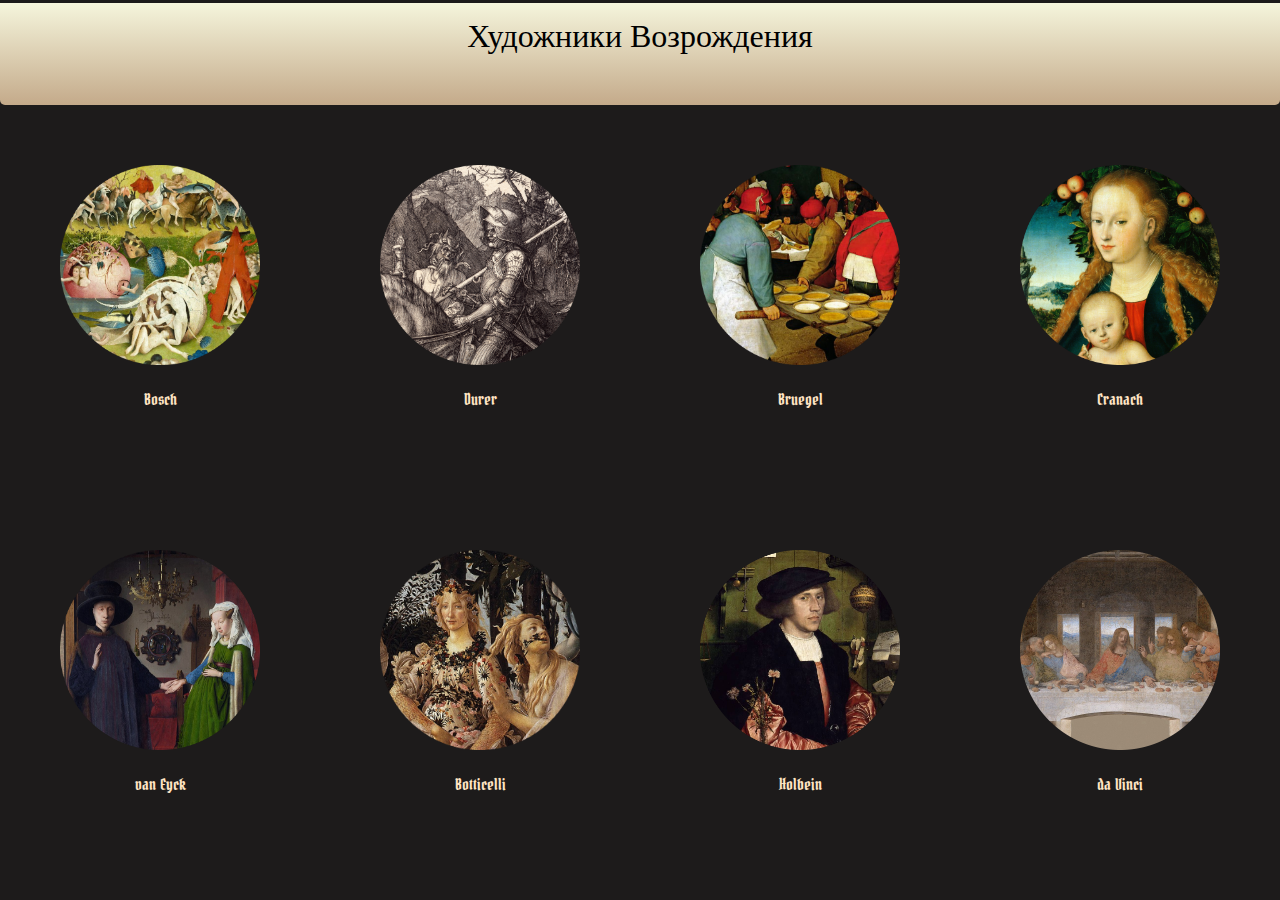
<file: index.html>
<!DOCTYPE html>
<html lang="ru">
<head>
  <meta name="viewport" content="width=device-width, user-scalable=no">
    <meta charset="UTF-8">
    <link rel="stylesheet" href="style.css">
    <title>Art gallery</title>
  
</head>
<body>

  <div class="wrapper">
      <div class="header">
        <div class="open" onclick="show()">
          &#9776;
        </div>
           Художники Возрождения

           <div class="underlay">
            
           </div>

           <div class="menu">

            <div class="close" onclick="hide()">
              &#10006;
            </div>

            <div>

            <div class="mobmenu">
                <a href="#1">Босх</a>
              
            </div>
            <div class="mobmenu">
                <a href="#2">Дюрер</a>
            
            </div>
            <div class="mobmenu">
                <a href="#3">Брейгель</a>
            
            </div>
            <div class="mobmenu">
              <a href="#4">Кранах</a>
          
            </div>
            <div class="mobmenu">
              <a href="#5">Ван Эйк</a>
        
            </div>
            <div class="mobmenu">
              <a href="#6">Боттичелли</a>
      
            </div>
            <div class="mobmenu">
                <a href="#7">Гольбейн</a>
    
           </div>
           <div class="mobmenu">
              <a href="#8">Да Винчи</a>
           </div>

            </div>

        </div>

    </div>
  
    <div id="1" class="main">
      <a href="artists/bosch.html" target="_blank">
        <img src="images/11zon_cropped (9).png" alt="">
      </a>
       <p> Bosch</p>
  </div>  
  <div id="2" class="main">
    <a href="artists/durer.html" target="_blank">
    <img src="images/11zon_cropped (10).png" alt=""> </a>
    <p> Durer</p>
  </div> 
    <div id="3" class="main">
      <a href="artists/bruegel.html" target="_blank">
        <img src="images/11zon_cropped (3).png" alt=""> </a>
        <p> Bruegel</p>
    </div> 
  <div id="4" class="main">
      <a href="artists/cranach.html" target="_blank"> 
        <img src="images/11zon_cropped (4).png" alt=""> 
      </a>
       <p> Cranach</p>
  </div>  
    <div id="5" class="main">
      <a href="artists/vanEyck.html" target="_blank">
      <img src="images/11zon_cropped (7).png" alt=""> </a>
      <p> van Eyck</p>
    </div> 
  <div id="6" class="main">
     <a href="artists/botticelli.html" target="_blank">
     <img src="images/11zon_cropped (11).png" alt=""> </a>
      <p>Botticelli</p>
  </div> 
    <div id="7" class="main">
      <a href="artists/holbein.html" target="_blank">
      <img src="images/11zon_cropped (13).png" alt=""> </a>
      <p>Holbein</p>
  </div> 
    <div id="8" class="main">
      <a href="artists/davinci.html" target="_blank">
      <img src="images/11zon_cropped (12).png" alt=""> </a>
      <p>da Vinci</p>
  </div>
</div>

</div>
</body>
</html>

<script src="https://ajax.googleapis.com/ajax/libs/jquery/2.2.0/jquery.min.js"></script>



<script>
    function show() {
    $('.menu').css('right','0')

    $('.underlay').css('display','block')

    }

    function hide() {
    $('.menu').css('right','-300px')

    $('.underlay').css('display','none')
    }

</script>
</file>
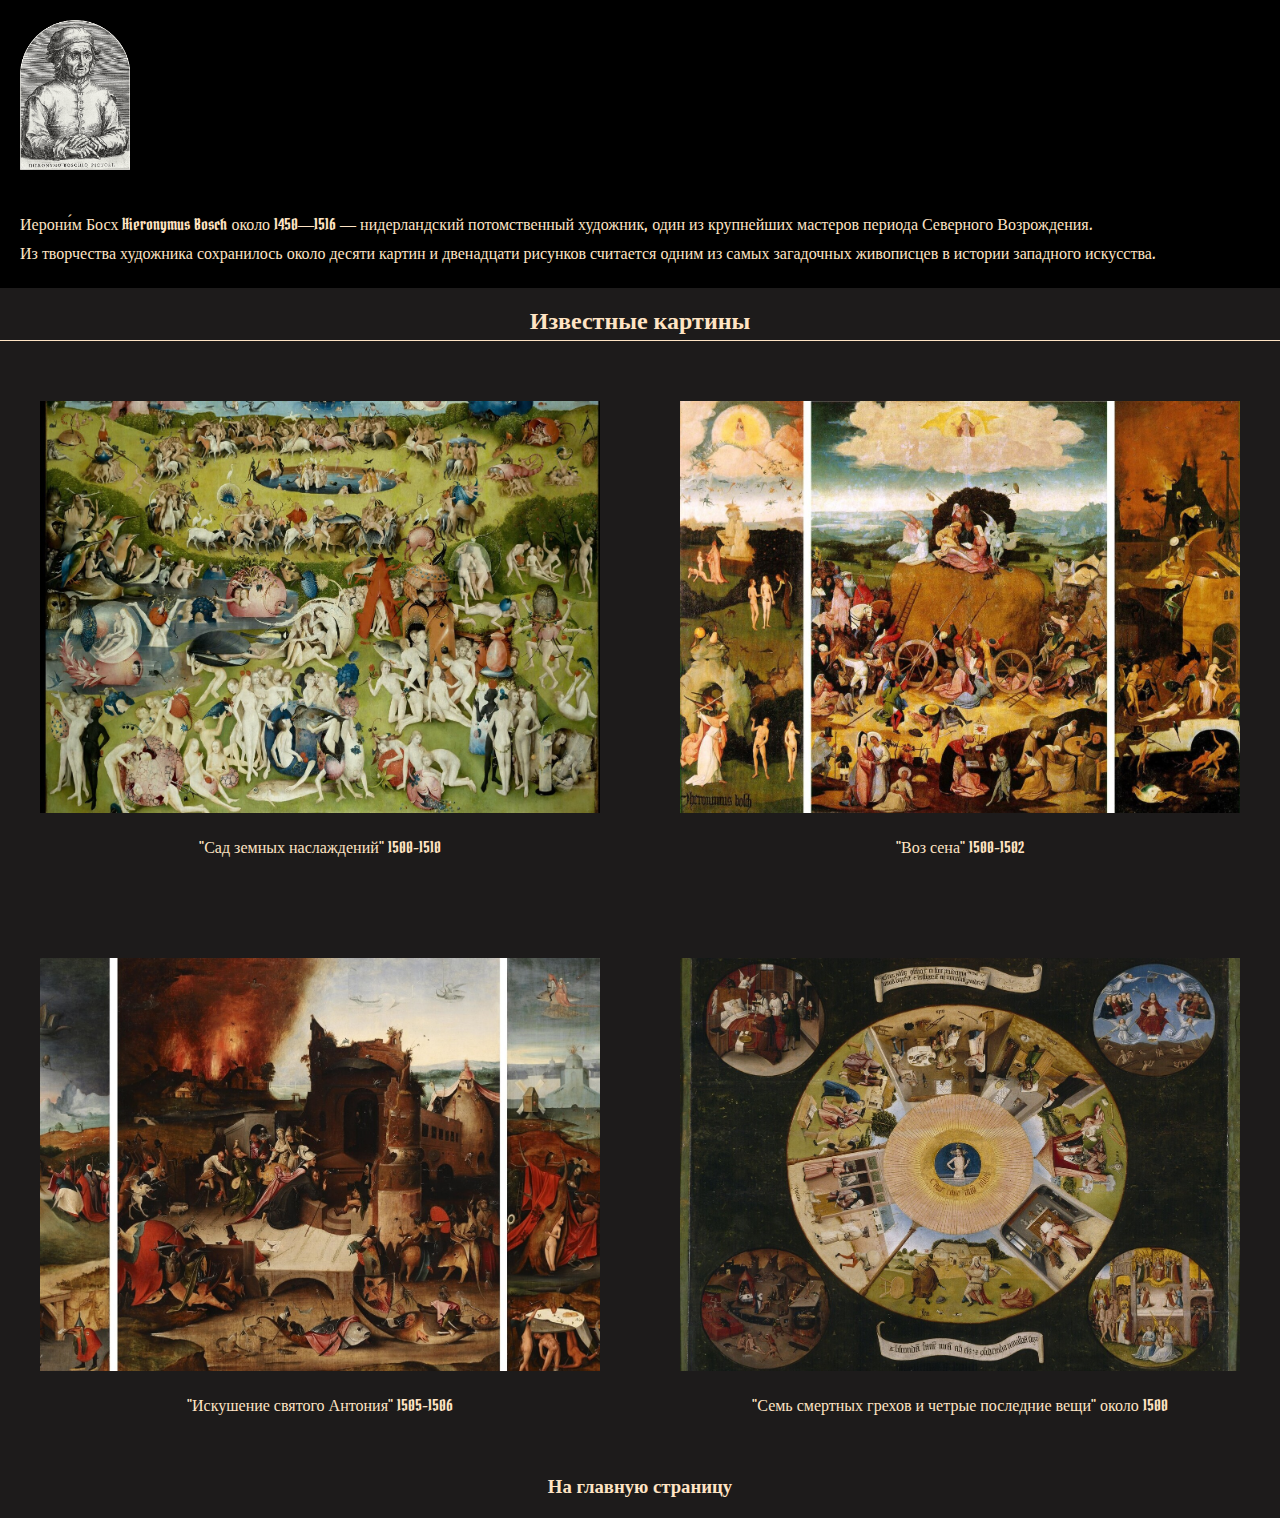
<file: artists/bosch.html>
<!DOCTYPE html>
<html lang="en">
<head>
    <meta charset="UTF-8">
    <meta name="viewport" content="width=device-width, user-scalable=no">
    <link rel="stylesheet" href="../style.css">
    
    <title>Bosch</title>
</head>
<body>
    <div class="artist">
        
       <img class="bocsh" src="../images/image (1).png" alt="">
       <p class="text"> Иерони́м Босх  Hieronymus Bosch около 1450—1516 — нидерландский
         потомственный художник, один из крупнейших мастеров
          периода Северного Возрождения. 
          <br>
          Из творчества художника сохранилось около 
          десяти картин и двенадцати рисунков
           считается одним из самых загадочных живописцев в 
           истории западного искусства. 
           </p>
      
    </div>
    <h2>Известные картины</h2>
<div class="flex">
    <div class="painting"> 
        <a href="../images/garden.jpg" download="garden"><img src="../images/garden.jpg" alt="">
        </a> 
        <p>"Сад земных наслаждений" 1500-1510</p></div>
    <div class="mobile"> 
            <a href="../images/mobgarden.jpg" download="garden"><img src="../images/mobgarden.jpg" alt="">
            </a> 
            <p>"Сад земных наслаждений" 1500-1510</p>
    </div>
    <div class="painting"> 
        <a href="../images/13212312-2.jpg" download="seno">
            <img src="../images/13212312-2.jpg" alt="">
        </a>
            <p>"Воз сена" 1500-1502</p>
    </div>
    <div class="mobile"> 
        <a href="../images/mobseno.jpg" download="seno">
            <img src="../images/mobseno.jpg" alt="">
        </a>
            <p>"Воз сена" 1500-1502</p>
    </div>
    <div class="painting"> 
        <a href="../images/anton.jpg" download="anton">
            <img src="../images/anton.jpg" alt="">
        </a>
    <p>"Искушение святого Антония" 1505-1506</p>
    </div>
    <div class="mobile"> 
        <a href="../images/mobanton.jpg" download="anton">
            <img src="../images/mobanton.jpg" alt="">
        </a>
    <p>"Искушение святого Антония" 1505-1506</p>
    </div>
    
        <div class="painting"> <a href="../images/seven.jpg"> 
            <img src="../images/seven.jpg" alt="">
        </a>  
        <p> "Семь смертных грехов и четрые последние вещи" около 1500</p>
    </div>
</div>
    
<div class="mobile"> <a href="../images/mobsins.jpg"> 
    <img src="../images/mobsins.jpg" alt="">
</a>  
<p> "Семь смертных грехов и четрые последние вещи" около 1500</p>
</div>
</div>
    <div class="bottom">
        <a href="../index.html"> 
        <h3> На главную страницу</h3></a>
    </div>
    
    
</body>
</html>
</file>
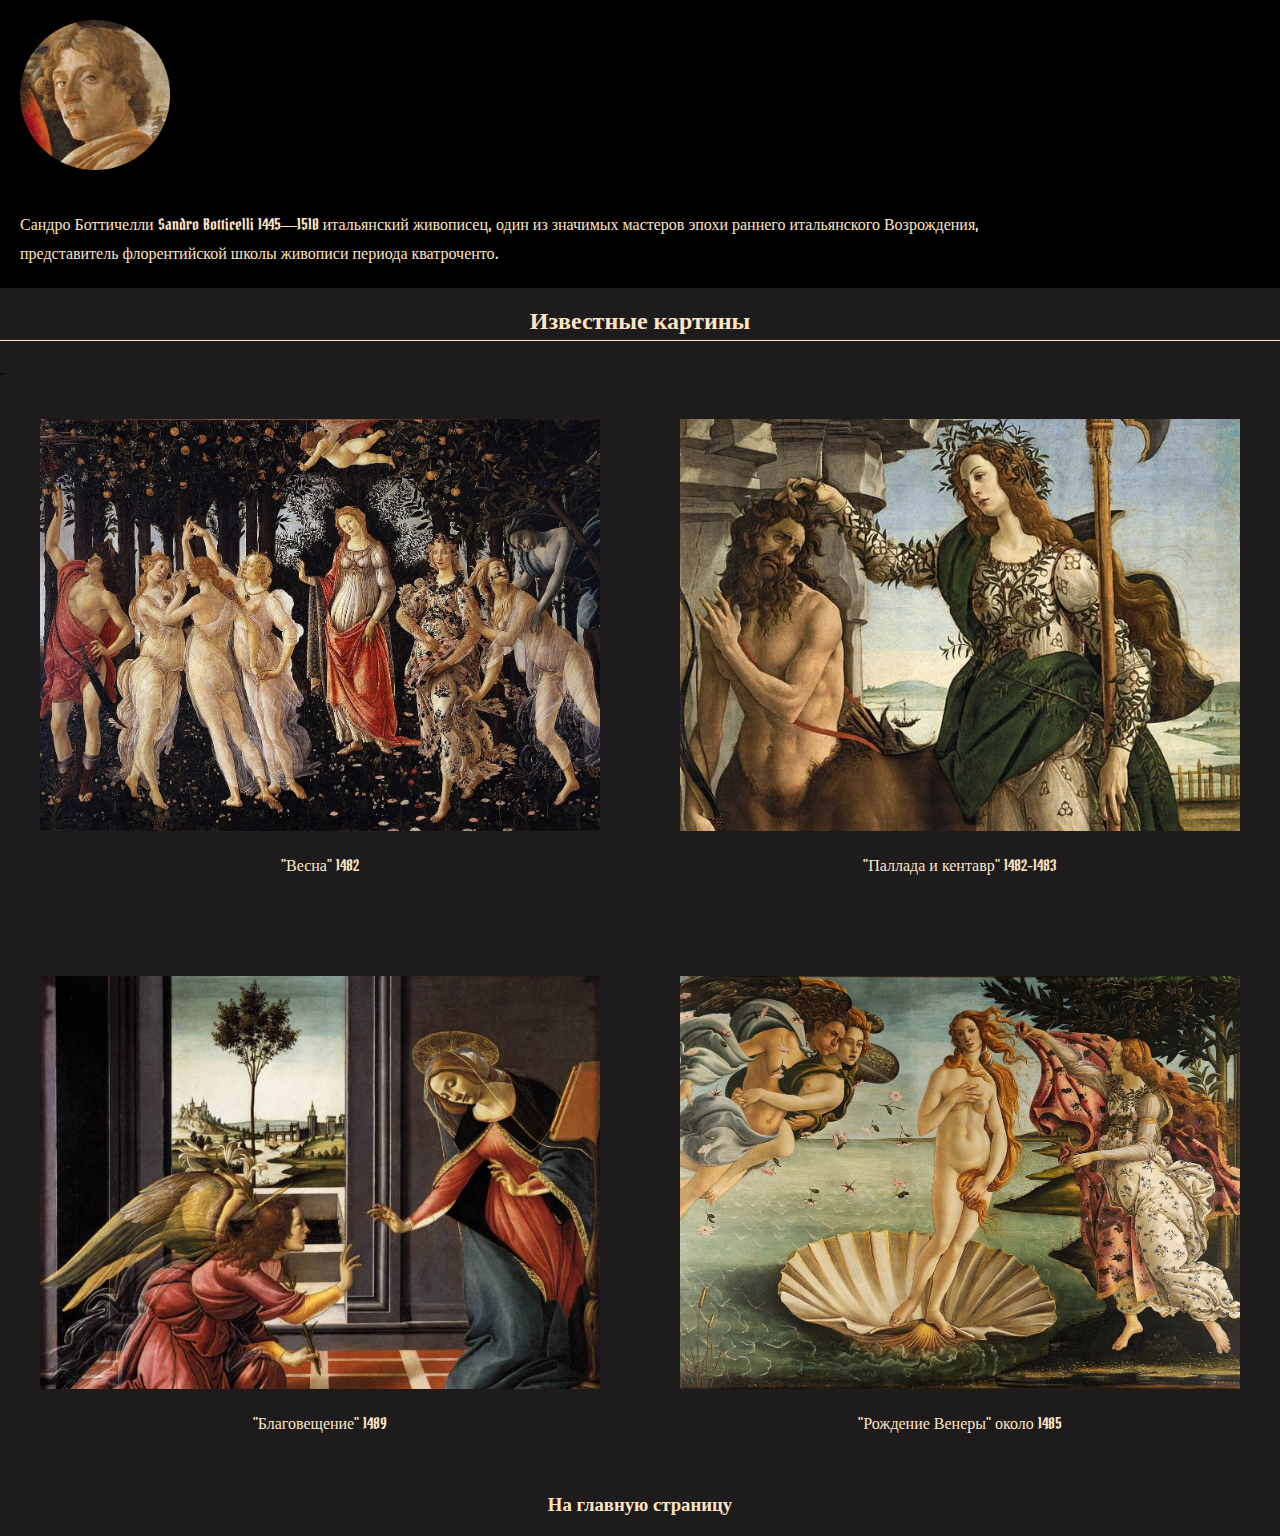
<file: artists/botticelli.html>
<!DOCTYPE html>
<html lang="ru">
<head>
    <meta charset="UTF-8">
    <meta name="viewport" content="width=device-width, user-scalable=no">
    <link rel="stylesheet" href="../style.css">
    <title>Botticelli</title>
</head>
<body>
    <div class="artist">
        
        <img class="bocsh" src="../images/11zon_cropped (18).png" alt="">
        <p class="text"> Сандро Боттичелли  Sandro Botticelli 1445—1510 
            итальянский живописец, один из значимых мастеров эпохи раннего 
            итальянского Возрождения, <br>
             представитель флорентийской школы живописи периода кватроченто. 
     </div>
     <h2>Известные картины</h2>.
     <div class="flex">
        <div class="painting"> 
            <a href="../images/spring.jpg" download="spring">
             <img src="../images/spring.jpg" alt="">
            </a> 
            <p>"Весна" 1482</p>
        </div>
        <div class="mobile"> 
             <a href="../images/mobspring.jpg" download="spring">
                 <img src="../images/mobspring.jpg" alt="">
        </a> 
        <p>"Весна" 1482</p>
    </div>
     <div class="painting"> 
         <a href="../images/kentavr.jpg" download="kentavr">
             <img src="../images/kentavr.jpg" alt="">
         </a>
             <p>"Паллада и кентавр" 1482-1483</p>
        </div>
        <div class="mobile"> 
            <a href="../images/mobkentavr.jpg" download="kentavr">
                <img src="../images/mobkentavr.jpg" alt="">
            </a>
                <p>"Паллада и кентавр" 1482-1483</p>
           </div>
     <div class="painting"> 
         <a href="../images/blago3.jpg" download="blago3">
             <img src="../images/blago3.jpg" alt="">
         </a>
        <p>"Благовещение" 1489</p>
    </div>
    <div class="mobile"> 
        <a href="../images/mobblago3.jpg" download="blago3">
            <img src="../images/mobblago3.jpg" alt="">
        </a>
       <p>"Благовещение" 1489</p>
   </div>
     
         <div class="painting"> <a href="../images/venus.jpg" download="venus"> 
             <img src="../images/venus.jpg" alt="">
         </a>  
         <p> "Рождение Венеры" около 1485</p>
        </div>
        <div class="mobile"> <a href="../images/mobvenus.jpg" download="venus"> 
            <img src="../images/mobvenus.jpg" alt="">
        </a>  
        <p> "Рождение Венеры" около 1485</p>
       </div>
    </div>
     <div class="bottom">
         <a href="../index.html"> <h3> На главную страницу</h3></a>
     </div>
     
</body>
</html>
</file>
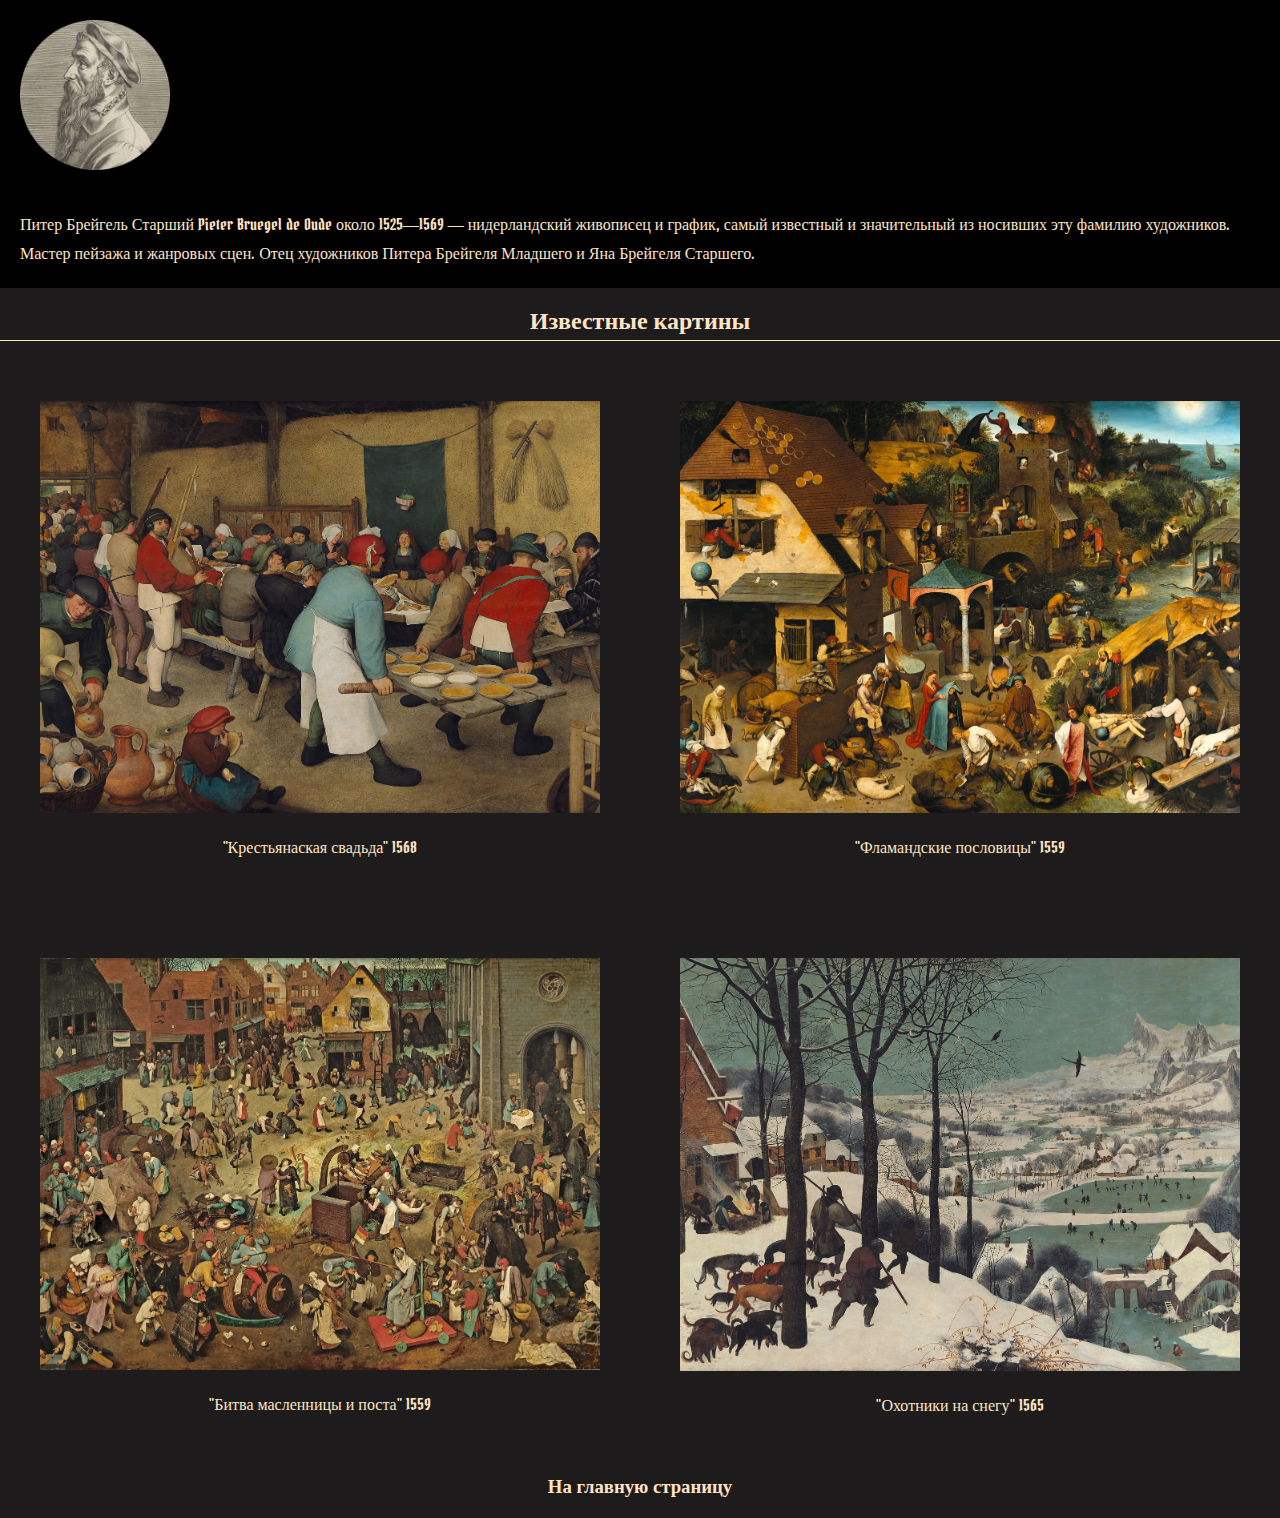
<file: artists/bruegel.html>
<!DOCTYPE html>
<html lang="ru">
<head>
    <meta charset="UTF-8">
    <meta name="viewport" content="width=device-width, user-scalable=no">
    <link rel="stylesheet" href="../style.css">
    <title>Bruegel</title>
</head>
<body>
    <div class="artist">
        
        <img class="bocsh" src="../images/11zon_cropped (15).png" alt="">
        <p class="text"> Питер Брейгель Старший Pieter Bruegel de Oude около 1525—1569 — 
            нидерландский живописец и график, самый известный и значительный из носивших эту 
            фамилию художников.
           <br>
           Мастер пейзажа и жанровых сцен. Отец художников 
           Питера Брейгеля Младшего и Яна Брейгеля Старшего.
            </p>
       
     </div>
     <h2>Известные картины</h2>
     <div class="flex">
     <div class="painting"> 
         <a href="../images/wedding.jpg" download="wedding"><img src="../images/wedding.jpg" alt="">
         </a> 
         <p>"Крестьянаская свадьда" 1568</p>
    </div>
    <div class="mobile"> 
        <a href="../images/mobwedding.jpg" download="wedding">
            <img src="../images/mobwedding.jpg" alt="">
        </a> 
        <p>"Крестьянаская свадьда" 1568</p>
   </div>
     <div class="painting"> 
         <a href="../images/flamand.jpg" download="flamand">
             <img src="../images/flamand.jpg" alt="">
         </a>
        <p>"Фламандские пословицы" 1559</p>
    </div>
    <div class="mobile"> 
        <a href="../images/mobflamand.jpg" download="flamand">
            <img src="../images/mobflamand.jpg" alt="">
        </a>
       <p>"Фламандские пословицы" 1559</p>
   </div>
     <div class="painting"> 
         <a href="../images/post.jpg" download="post">
             <img src="../images/post.jpg" alt="">
         </a>
        <p>"Битва масленницы и поста" 1559</p>
    </div>
    <div class="mobile"> 
        <a href="../images/mobpost.jpg" download="post">
            <img src="../images/mobpost.jpg" alt="">
        </a>
       <p>"Битва масленницы и поста" 1559</p>
   </div>
     
         <div class="painting"> <a href="../images/hunters.jpg" download="hunters"> 
             <img src="../images/hunters.jpg" alt="">
            </a>  
            <p> "Охотники на снегу" 1565</p>
        </div>
        <div class="mobile"> <a href="../images/mobhunters.jpg" download="hunters"> 
            <img src="../images/mobhunters.jpg" alt="">
           </a>  
           <p> "Охотники на снегу" 1565</p>
       </div>
    </div>
     <div class="bottom">
         <a href="../index.html"> <h3> На главную страницу</h3></a>
     </div>
</body>
</html>
</file>
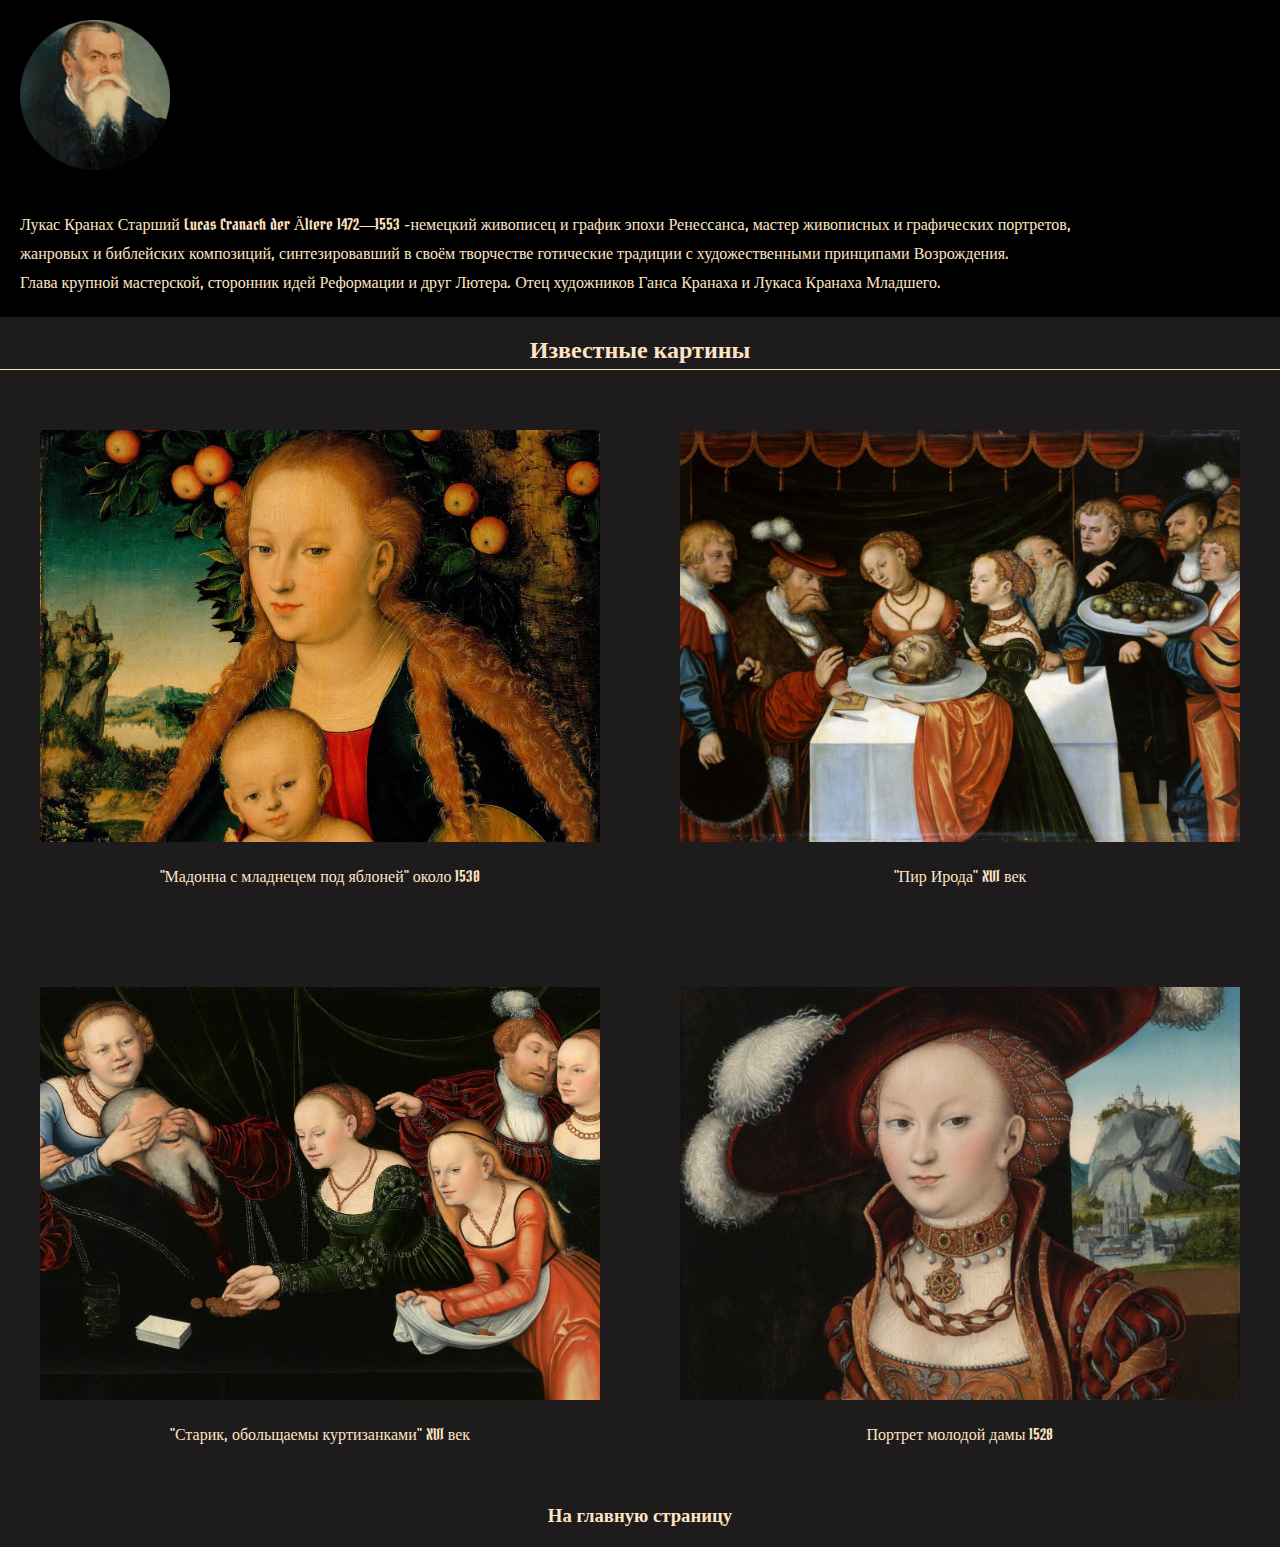
<file: artists/cranach.html>
<!DOCTYPE html>
<html lang="en">
<head>
    <meta charset="UTF-8">
    <meta name="viewport" content="width=device-width, user-scalable=no">
    <link rel="stylesheet" href="../style.css">
    <title>Cranach</title>
</head>
<body>
    <div class="artist">
        
        <img class="bocsh" src="../images/11zon_cropped (16).png" alt="">
        <p class="text"> Лукас Кранах Старший  Lucas Cranach der Ältere 1472—1553 
             -немецкий живописец и график эпохи Ренессанса, мастер живописных 
            и графических портретов,
             <br>
            жанровых и библейских композиций, синтезировавший
             в своём творчестве готические традиции с художественными принципами Возрождения. 
           <br>
           Глава крупной мастерской, сторонник идей Реформации и друг Лютера.
            Отец художников Ганса Кранаха и Лукаса Кранаха Младшего.
            </p>
       
     </div>
     <h2>Известные картины</h2>
     <div class="flex">
     <div class="painting"> 
         <a href="../images/apples.jpg" download="apples">
            <img src="../images/apples.jpg" alt="">
         </a> 
         <p>"Мадонна с младнецем под яблоней"  около 1530</p>
    </div>
    <div class="mobile"> 
        <a href="../images/mobapples.jpg" download="apples">
            <img src="../images/mobapples.jpg" alt="">
        </a> 
        <p>"Мадонна с младнецем под яблоней"  около 1530</p>
   </div>
     <div class="painting"> 
         <a href="../images/pir.jpg" download="pir">
             <img src="../images/pir.jpg" alt="">
         </a>
        <p>"Пир Ирода" XVI век </p>
    </div>
    <div class="mobile"> 
        <a href="../images/mobpir.jpg" download="pir">
            <img src="../images/mobpir.jpg" alt="">
        </a>
       <p>"Пир Ирода" XVI век </p>
   </div>
     <div class="painting"> 
         <a href="../images/kurtizans.jpg" download="kurtizans">
             <img src="../images/kurtizans.jpg" alt="">
         </a>
        <p>"Старик, обольщаемы куртизанками" XVI век</p>
    </div>
    <div class="mobile"> 
        <a href="../images/mobkurtizans.jpg" download="kurtizans">
            <img src="../images/mobkurtizans.jpg" alt="">
        </a>
       <p>"Старик, обольщаемы куртизанками" XVI век</p>
   </div>
     
         <div class="painting">
             <a href="../images/girl.jpg" download="girl"> 
             <img src="../images/girl.jpg" alt="">
             </a>  
            <p> Портрет молодой дамы 1528</p>
        </div>
        <div class="mobile">
            <a href="../images/mobgirl.jpg" download="girl"> 
            <img src="../images/mobgirl.jpg" alt="">
            </a>  
           <p> Портрет молодой дамы 1528</p>
       </div>
    </div>
     <div class="bottom">
         <a href="../index.html"> <h3> На главную страницу</h3></a>
     </div>
     
     
</body>
</html>
</file>
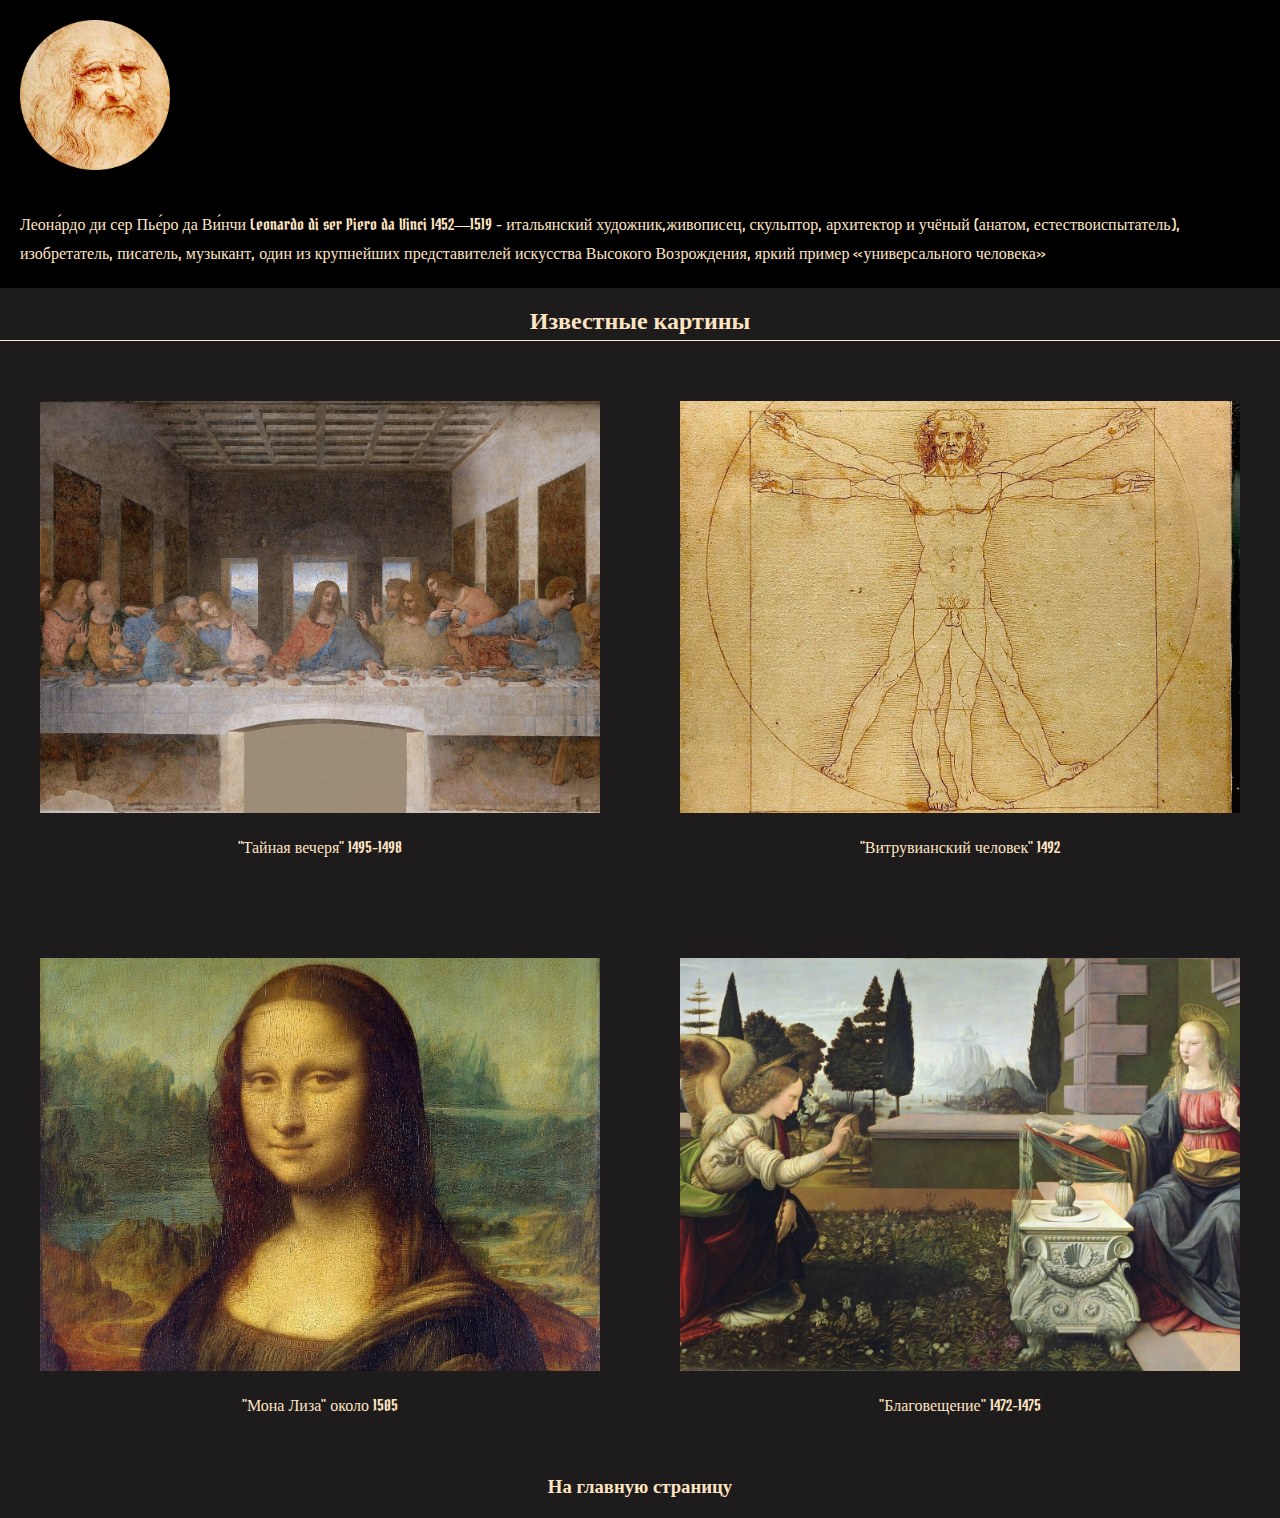
<file: artists/davinci.html>
<!DOCTYPE html>
<html lang="ru">
<head>
    <meta charset="UTF-8">
    <meta name="viewport" content="width=device-width, user-scalable=no">
    <link rel="stylesheet" href="../style.css">
    <title>Da Vinci</title>
</head>
<body>
    <div class="artist">
        
        <img class="bocsh" src="../images/11zon_cropped (20).png" alt="">
        <p class="text"> Леона́рдо ди сер Пье́ро да Ви́нчи  Leonardo di ser Piero da Vinci
             1452—1519 - 
             итальянский художник,живописец, скульптор, архитектор
             и учёный (анатом, естествоиспытатель), 
             <br>
             изобретатель, писатель, музыкант,
    
             один из крупнейших представителей 
             искусства Высокого Возрождения, яркий пример «универсального человека» 
          
            </p>
       
     </div>
     <h2>Известные картины</h2>
     <div class="flex">
     <div class="painting"> 
         <a href="../images/vecherya.jpg" download="vecherya">
            <img src="../images/vecherya.jpg" alt="">
         </a> 
         <p>"Тайная вечеря" 1495-1498</p>
    </div>
    <div class="mobile"> 
        <a href="../images/mobvecherya.jpg" download="vecherya">
           <img src="../images/mobvecherya.jpg" alt="">
        </a> 
        <p>"Тайная вечеря" 1495-1498</p>
   </div>
     <div class="painting"> 
         <a href="../images/man.jpg" download="man">
             <img src="../images/man.jpg" alt="">
         </a>
        <p>"Витрувианский человек" 1492</p>
    </div>
    <div class="mobile"> 
        <a href="../images/mobman.jpg" download="man">
            <img src="../images/mobman.jpg" alt="">
        </a>
       <p>"Витрувианский человек" 1492</p>
   </div>
     <div class="painting"> 
         <a href="../images/monalisa.jpg" download="monalisa">
             <img src="../images/monalisa.jpg" alt="">
         </a>
        <p>"Мона Лиза" около 1505</p>
    </div>
    <div class="mobile"> 
        <a href="../images/mobmonalisa.jpg" download="monalisa">
            <img src="../images/mobmonalisa.jpg" alt="">
        </a>
       <p>"Мона Лиза" около 1505</p>
   </div>
     
         <div class="painting"> 
            <a href="../images/blago4.jpg" download="blago4"> 
                <img src="../images/blago4.jpg" alt="">
            </a>  
             <p> "Благовещение" 1472-1475</p>
        </div>
        <div class="mobile"> 
            <a href="../images/mobblago4.jpg" download="blago4"> 
                <img src="../images/mobblago4.jpg" alt="">
            </a>  
             <p> "Благовещение" 1472-1475</p>
        </div>
    </div>
     <div class="bottom">
         <a href="../index.html"> <h3> На главную страницу</h3></a>
     </div>
     
</body>
</html>
</file>
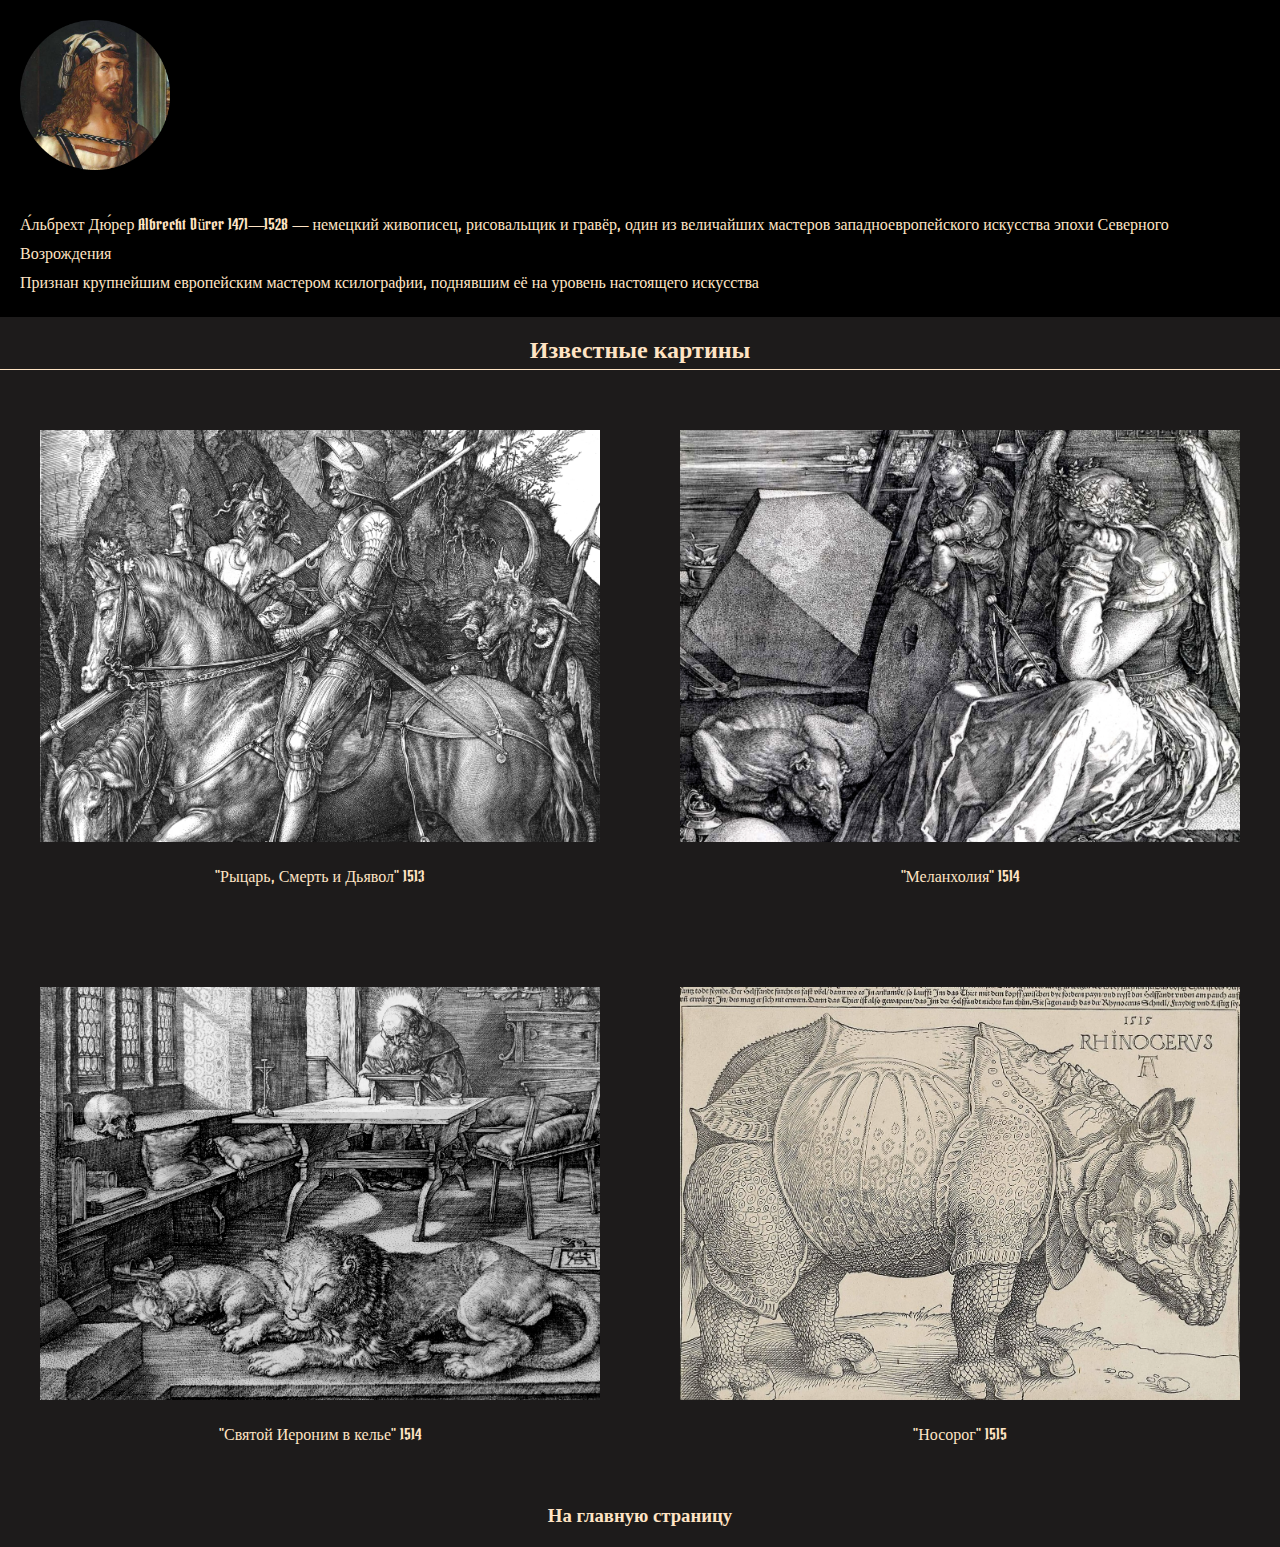
<file: artists/durer.html>
<!DOCTYPE html>
<html lang="en">
<head>
    <meta charset="UTF-8">
    <meta name="viewport" content="width=device-width, user-scalable=no">
    <link rel="stylesheet" href="../style.css">
    <title>Durer</title>
</head>
<body>
   <div class="artist">
    <img class="bocsh" src="../images/11zon_cropped (14).png" alt="">
    <p class="text"> А́льбрехт Дю́рер  Albrecht Dürer 1471—1528 — немецкий живописец, 
        рисовальщик и гравёр, 
        один из величайших мастеров западноевропейского искусства эпохи
         Северного Возрождения
       <br>
       Признан крупнейшим европейским мастером ксилографии, 
       поднявшим её на уровень настоящего искусства
        </p>
   
 </div>
 <h2>Известные картины</h2>
 <div class="flex">
 <div class="painting"> 
     <a href="../images/Knight.jpg" download="Knight">
        <img src="../images/Knight.jpg" alt="">
     </a> 
     <p>"Рыцарь, Смерть и Дьявол" 1513</p>
</div>
<div class="mobile"> 
    <a href="../images/mobkhight.jpg" download="Knight">
       <img src="../images/mobkhight.jpg" alt="">
    </a> 
    <p>"Рыцарь, Смерть и Дьявол" 1513</p>
</div>
 <div class="painting"> 
     <a href="../images/melancholic.jpg" download="melancholic">
         <img src="../images/melancholic.jpg" alt="">
     </a>
    <p>"Меланхолия" 1514</p>
</div>
<div class="mobile"> 
    <a href="../images/mobmelancolic.jpg" download="melancholic">
        <img src="../images/mobmelancolic.jpg" alt="">
    </a>
   <p>"Меланхолия" 1514</p>
</div>
 <div class="painting"> 
     <a href="../images/saint.jpg" download="saint">
         <img src="../images/saint.jpg" alt="">
     </a>
    <p>"Святой Иероним в келье" 1514</p>
</div>
<div class="mobile"> 
    <a href="../images/mobsaint.jpg" download="saint">
        <img src="../images/mobsaint.jpg" alt="">
    </a>
   <p>"Святой Иероним в келье" 1514</p>
</div>
 
     <div class="painting"> 
        <a href="../images/nosorog.jpg" download="nosorog"> 
            <img src="../images/nosorog.jpg" alt="">
        </a>  
        <p> "Носорог" 1515</p>
    </div>
    <div class="mobile"> 
        <a href="../images/mobnosorog.jpg" download="nosorog"> 
        <img src="../images/mobnosorog.jpg" alt="">
    </a>  
    <p> "Носорог" 1515</p>
</div>
</div>
 <div class="bottom">
     <a href="../index.html"> <h3> На главную страницу</h3></a>
   </div>
</body>
</html>
</file>
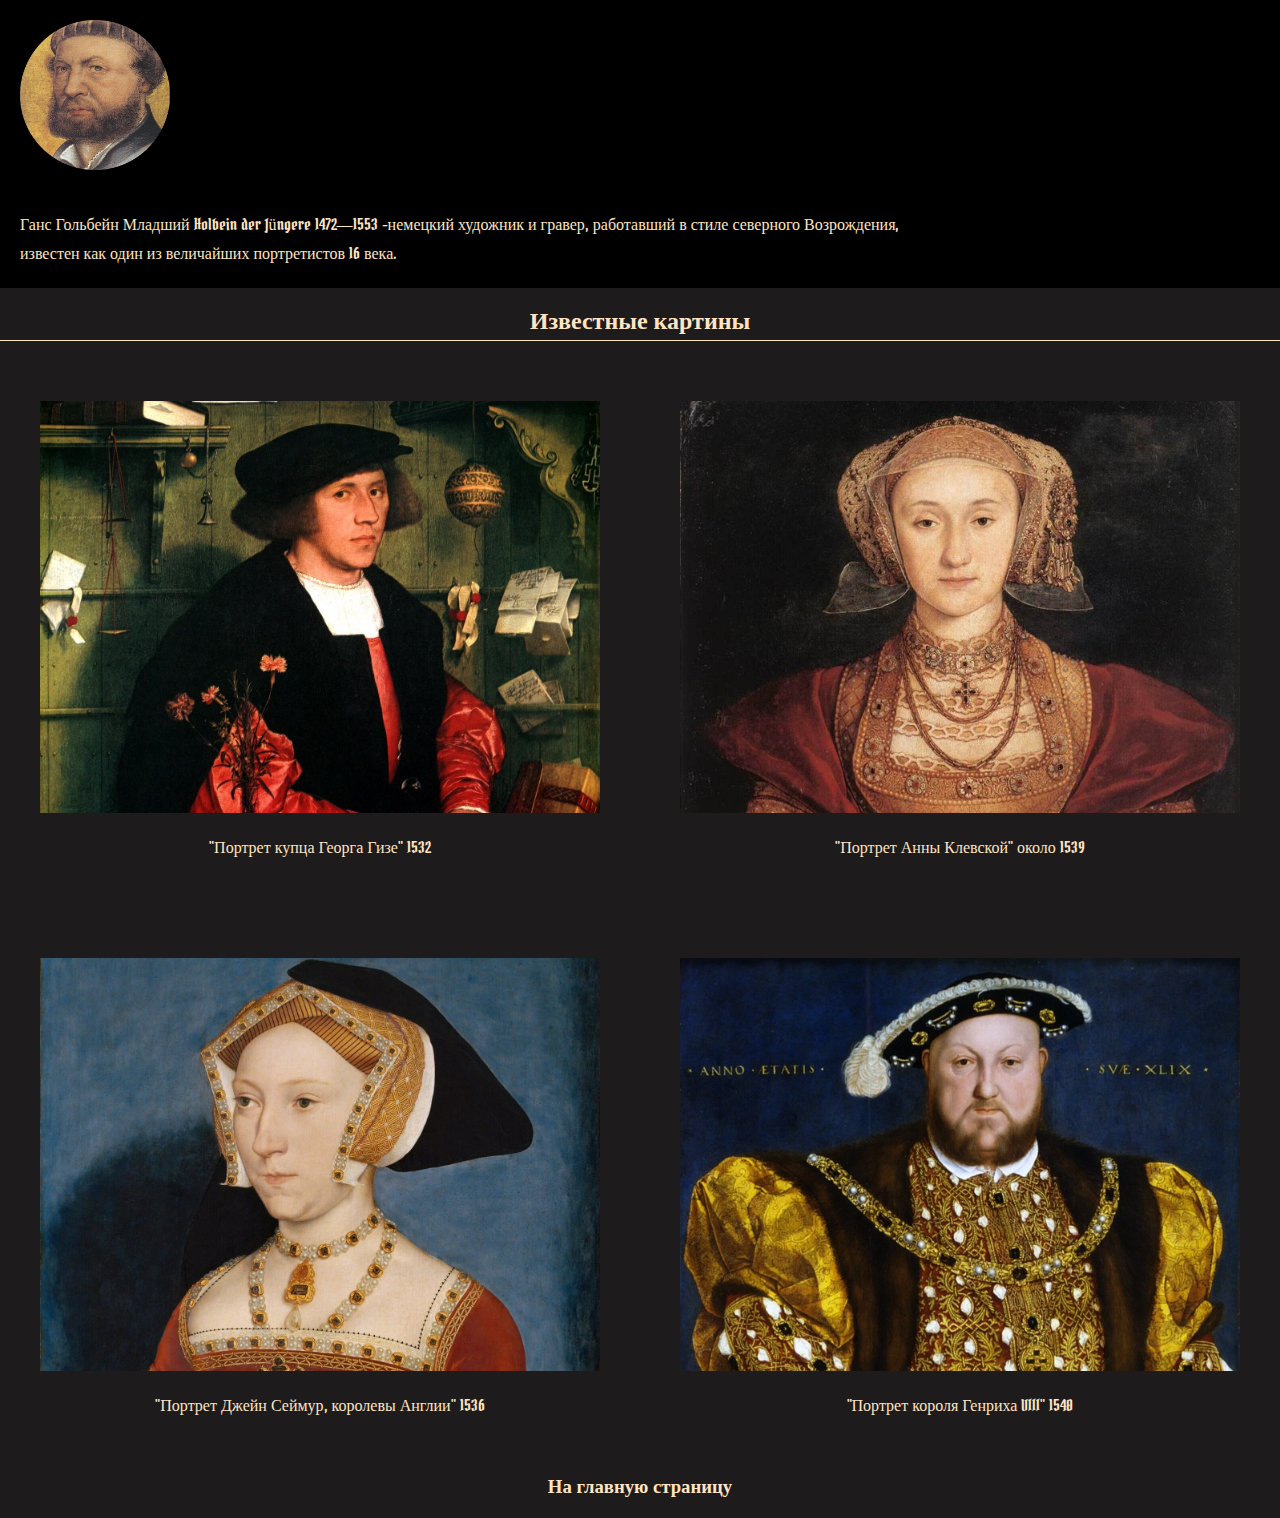
<file: artists/holbein.html>
<!DOCTYPE html>
<html lang="ru">
<head>
    <meta charset="UTF-8">
    <meta name="viewport" content="width=device-width, user-scalable=no">
    <link rel="stylesheet" href="../style.css">
    <title>Holbein</title>
</head>
<body>
    <div class="artist">
        
        <img class="bocsh" src="../images/11zon_cropped (19).png" alt="">
        <p class="text"> Ганс Гольбейн Младший Holbein der Jüngere 1472—1553 
             -немецкий художник и гравер, работавший в стиле северного Возрождения, 
             <br>
             известен как один из величайших портретистов 16 века. 
             
          
            </p>
       
     </div>
     <h2>Известные картины</h2>
     <div class="flex">
     <div class="painting"> 
         <a href="../images/georg.jpg" download="georg">
            <img src="../images/georg.jpg" alt="">
         </a> 
         <p>"Портрет купца Георга Гизе" 1532</p>
    </div>
    <div class="mobile"> 
        <a href="../images/mobgeorg.jpg" download="georg">
           <img src="../images/mobgeorg.jpg" alt="">
        </a> 
        <p>"Портрет купца Георга Гизе" 1532</p>
   </div>
     <div class="painting"> 
         <a href="../images/anna.jpg" download="anna">
             <img src="../images/anna.jpg" alt="">
         </a>
        <p>"Портрет Анны Клевской" около 1539</p>
    </div>
    <div class="mobile"> 
        <a href="../images/mobanna.jpg" download="anna">
            <img src="../images/mobanna.jpg" alt="">
        </a>
       <p>"Портрет Анны Клевской" около 1539</p>
   </div>
     <div class="painting"> 
         <a href="../images/jane.jpg" download="jane">
             <img src="../images/jane.jpg" alt="">
         </a>
        <p>"Портрет Джейн Сеймур, королевы Англии" 1536</p>
    </div>
    <div class="mobile"> 
        <a href="../images/mobjane.jpg" download="jane">
            <img src="../images/mobjane.jpg" alt="">
        </a>
       <p>"Портрет Джейн Сеймур, королевы Англии" 1536</p>
   </div>
     
         <div class="painting"> 
            <a href="../images/henry.jpg" download="henry"> 
             <img src="../images/henry.jpg" alt="">
             </a>  
             <p> "Портрет короля Генриха VIII" 1540</p>
        </div>
        <div class="mobile"> 
            <a href="../images/mobhenry.jpg" download="henry"> 
             <img src="../images/mobhenry.jpg" alt="">
             </a>  
             <p> "Портрет короля Генриха VIII" 1540</p>
        </div>
    </div>
     <div class="bottom">
         <a href="../index.html"> <h3> На главную страницу</h3></a>
     </div>
     
</body>
</html>
</file>
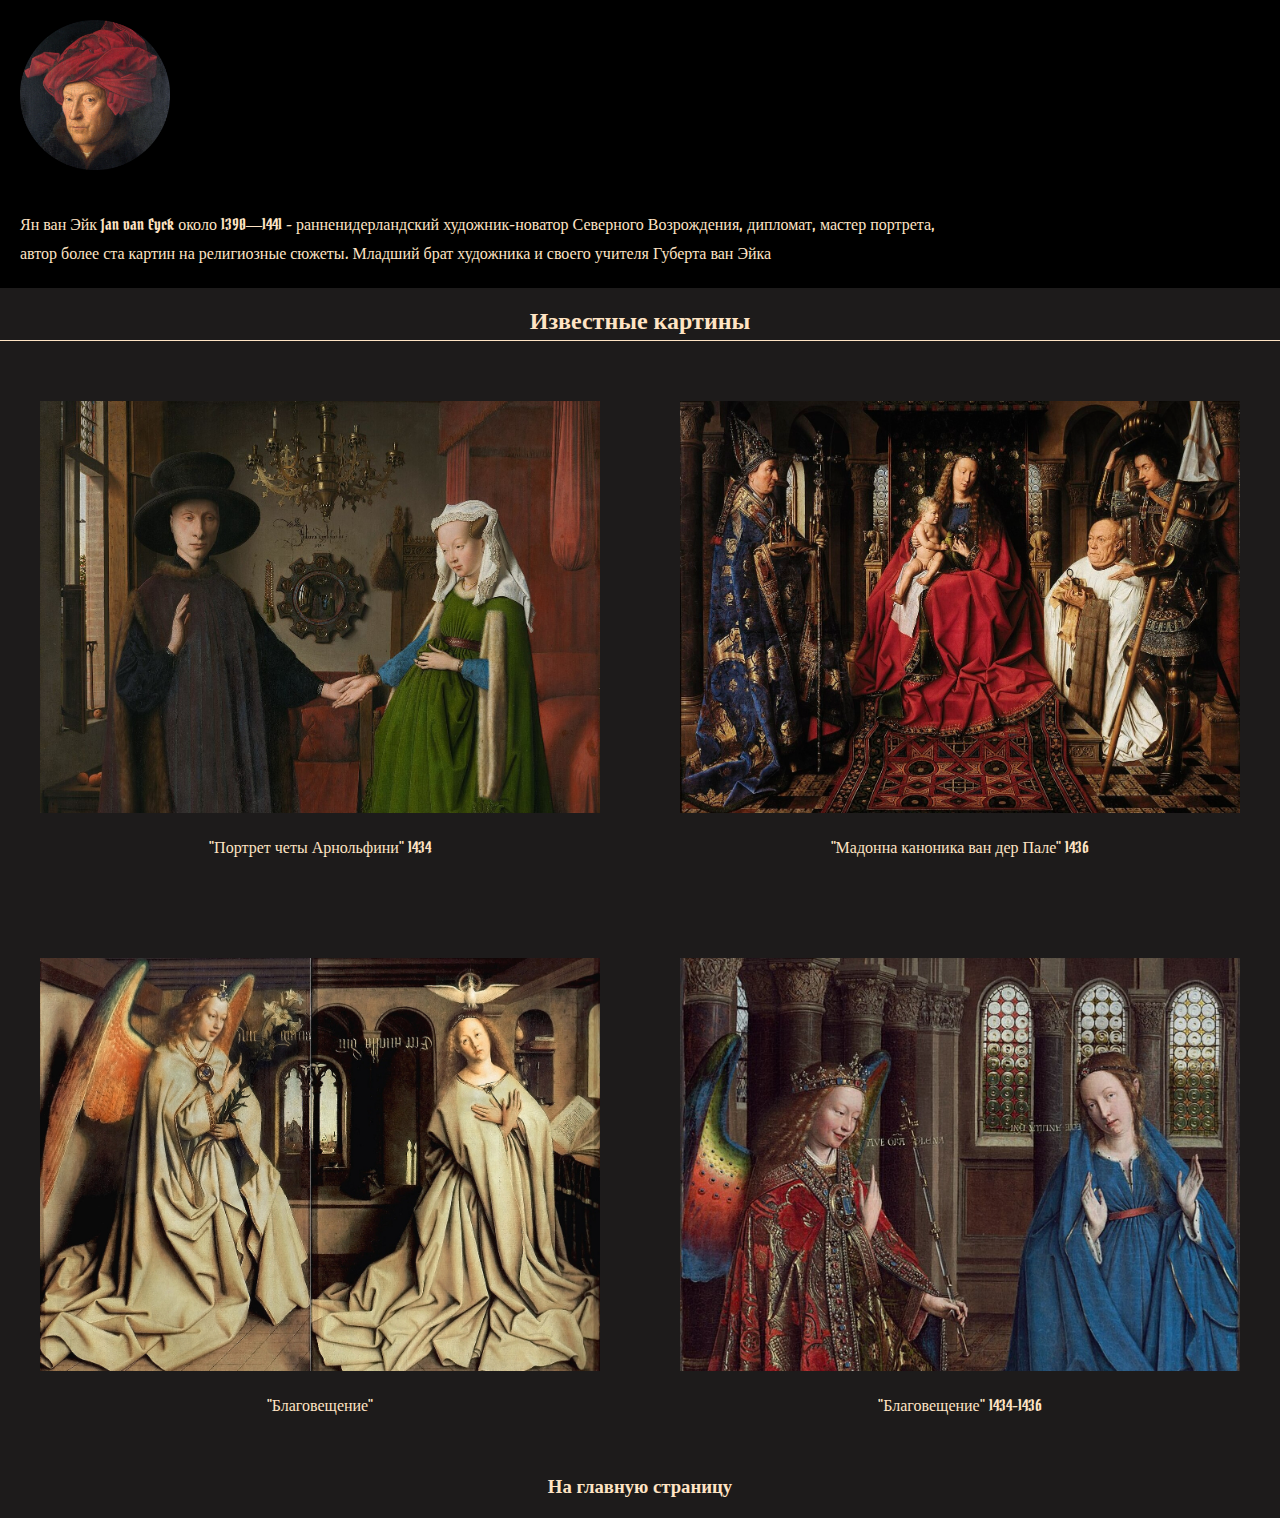
<file: artists/vanEyck.html>
<!DOCTYPE html>
<html lang="ru">
<head>
    <meta charset="UTF-8">
    <meta name="viewport" content="width=device-width, user-scalable=no">
    <link rel="stylesheet" href="../style.css">
    <title>van Eyck</title>
</head>
<body>
    <div class="artist">
        
        <img class="bocsh" src="../images/11zon_cropped (17).png" alt="">
        <p class="text"> Ян ван Эйк  Jan van Eyck около 1390—1441 
             - ранненидерландский художник-новатор Северного Возрождения, дипломат, 
             мастер портрета, 
             <br>
             автор более ста картин на религиозные сюжеты.
              Младший брат художника и своего учителя Губерта ван Эйка
             
          
            </p>
       
     </div>
     <h2>Известные картины</h2>
     <div class="flex">
     <div class="painting"> 
         <a href="../images/arnolfini.jpg" download="arnolfini">
            <img src="../images/arnolfini.jpg" alt="">
         </a> 
         <p>"Портрет четы Арнольфини" 1434</p>
    </div>
    <div class="mobile"> 
        <a href="../images/mobarnolfini.jpg" download="arnolfini">
           <img src="../images/mobarnolfini.jpg" alt="">
        </a> 
        <p>"Портрет четы Арнольфини" 1434</p>
   </div>
     <div class="painting"> 
         <a href="../images/kanonika.jpg" download="kanonika">
             <img src="../images/kanonika.jpg" alt="">
         </a>
             <p>"Мадонна каноника ван дер Пале" 1436</p>
    </div>
    <div class="mobile"> 
        <a href="../images/mobkanonika.jpg" download="kanonika">
            <img src="../images/mobkanonika.jpg" alt="">
        </a>
        <p>"Мадонна каноника ван дер Пале" 1436</p>
   </div>
     <div class="painting"> 
         <a href="../images/blago2.jpg" download="blago2">
             <img src="../images/blago2.jpg" alt="">
         </a>
            <p>"Благовещение"</p>
    </div>
     <div class="mobile"> 
        <a href="../images/mobblag02.jpg" download="blago2">
            <img src="../images/mobblag02.jpg" alt="">
        </a>
        <p>"Благовещение"</p>
    </div>
     
         <div class="painting">
             <a href="../images/blago.jpg" download="blago"> 
                <img src="../images/blago.jpg" alt="">
            </a>  
            <p> "Благовещение" 1434-1436</p>
        </div>
        <div class="mobile">
            <a href="../images/mobblago .jpg" download="blago"> 
               <img src="../images/mobblago .jpg" alt="">
           </a>  
           <p> "Благовещение" 1434-1436</p>
       </div>
    </div>
     <div class="bottom">
         <a href="../index.html"> <h3> На главную страницу</h3></a>
     </div>
     
     
</body>
</html>
</file>
<file: style.css>
body {
    background-color: rgb(29, 27, 27);
    margin: 0;
    
}


.wrapper {
    display: flex;
    flex-wrap: wrap;
   
   

}

body::-webkit-scrollbar {
    width: 0;
   
  }

  html {
    scroll-behavior: smooth;
  }

.open {

    display: none;
}

.underlay {
    position: fixed;
    height: 100vh;
    width: 100vw;
    background-color: white;
    opacity: 0.5;
    top: 0;
    display: none;
}

.menu {

    height: 100vh;
    width: 300px;
    top: 0;
    right:-300px;
    position: fixed;
    padding: 20px;
    background-color: black;
    box-sizing: border-box;
    display: none;
    transition: all 0.3s;

}

.mobmenu {

    padding: 10px;
}

.menu a {

    color: bisque;
}

.close {
    color: bisque;
    cursor: pointer;
}



.header {
  
   width: 100%;
   background: linear-gradient(to bottom, beige, rgb(196, 170, 138));
   padding-bottom: 50px;
   padding-top: 15px;
   border-radius: 0 0 5px 5px;
   text-align: center;
   box-sizing: border-box;
    font-size:xx-large;
    font-weight: 300;
    border-top: 3px solid rgb(28, 26, 26);
   
   
   
   
}

.main {
    
    width: 25%;
   padding: 60px;
    transition: 1000ms;
    box-sizing: border-box;
   
}


img {
   width: 100%;
   
}
.main:hover {
    transform: rotate(30deg) scale(1.2, 1.2);
    
}

p {
    text-align: center;
    font-family: 'Bokor';
    color: bisque;

}
@font-face {
    font-family: 'Bokor';
    src: url(fonts/Bokor-Regular.ttf);
}



.artist {
   
    
    background-color: black;
    width: 100%;
    
    box-sizing: border-box;
}



.bocsh {
    height: 150px;
    width: auto;
    padding-top: 20px;
    padding-left: 20px;
  
}
h2 {
    color: bisque;
    text-align: center;
    border-bottom: 1px solid bisque;
    
    padding-bottom: 5px;
   
    
}
.text {
    text-align: left;
    padding: 20px;
    
}


.painting {
    width:50%;
    padding: 40px;
    box-sizing: border-box;
    

}

.flex {
    display: flex;
    flex-wrap: wrap;
}


.bottom {
    
    width: 100%;
    text-align: left;
   
    text-decoration: none;
    color: bisque;
}

h3 {
    text-decoration: none;
    color: bisque;
    margin-top: 0;
    margin-bottom: 20px;
    text-align: center;
    
    
}
a {
    text-decoration: none;
}

.mobile {
    display: none;
}

@media(max-width:500px) {
    
    .painting {
        width: 100%;
    
    }

    .main {
        width: 100%;
    }

    .main:hover {
        transform: none;
        
    }

    .painting {
        display: none;
    }
    .mobile {
        display: block;
        padding: 40px;
        box-sizing: border-box;
    }

    .header {
        font-size: x-large;
       
    }

    .open {
    
        display: inline-block;
        top:20px;
        left: 10px;
        font-size: 20px;
        position: fixed;
        color: rgb(167, 152, 55);
    }

    .menu {
        display: block;
    }

}
</file>
